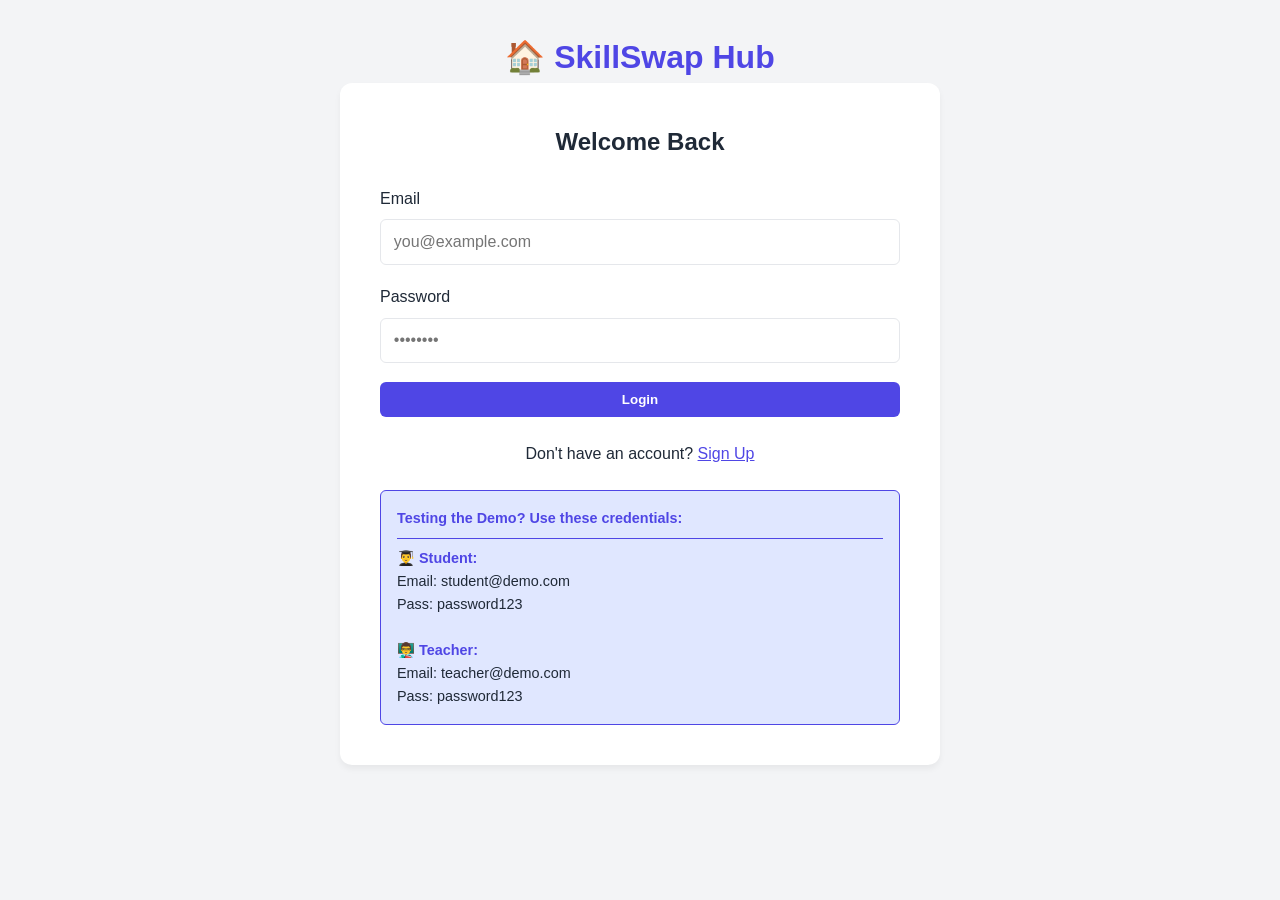
<file: index.html>
<!DOCTYPE html>
<html lang="en">
<head>
    <meta charset="UTF-8">
    <meta name="viewport" content="width=device-width, initial-scale=1.0">
    <title>Login - SkillSwap Hub</title>
    <link rel="stylesheet" href="style.css">
    <style>
        /* Small style just for the credentials hint box */
        .credentials-hint {
            background-color: #e0e7ff;
            border: 1px solid var(--primary);
            padding: 1rem;
            border-radius: 6px;
            margin-top: 1.5rem;
            font-size: 0.9rem;
        }
        .credentials-hint strong { color: var(--primary); }
    </style>
</head>
<body>

    <div class="container">
        <h1 style="text-align: center; color: var(--primary); margin-top: 2rem;">🏠 SkillSwap Hub</h1>
        
        <div class="form-card">
            <h2 style="text-align: center; margin-bottom: 1.5rem;">Welcome Back</h2>
            
            <div class="form-group">
                <label>Email</label>
                <input type="email" id="email" placeholder="you@example.com" required>
            </div>
            <div class="form-group">
                <label>Password</label>
                <input type="password" id="password" placeholder="••••••••" required>
            </div>

            <!-- Single Login Button -->
            <button class="btn btn-primary" style="width: 100%; margin-bottom: 1.5rem;" onclick="processLogin()">Login</button>
            
            <p style="text-align: center;">Don't have an account? <a href="signup.html" style="color: var(--primary);">Sign Up</a></p>
            
            <!-- Demo Credentials Box -->
            <div class="credentials-hint">
                <p><strong>Testing the Demo? Use these credentials:</strong></p>
                <hr style="margin: 0.5rem 0; border: none; border-top: 1px solid var(--primary);">
                <p>👨‍🎓 <strong>Student:</strong><br>Email: student@demo.com<br>Pass: password123</p>
                <br>
                <p>👨‍🏫 <strong>Teacher:</strong><br>Email: teacher@demo.com<br>Pass: password123</p>
            </div>
        </div>
    </div>

    <script>
        function processLogin() {
            // Get the values typed into the inputs
            const emailInput = document.getElementById('email').value.trim();
            const passwordInput = document.getElementById('password').value.trim();

            // Hardcoded Student Credentials
            const studentEmail = "student@demo.com";
            const studentPass = "password123";

            // Hardcoded Teacher Credentials
            const teacherEmail = "teacher@demo.com";
            const teacherPass = "password123";

            // Check which credentials match
            if (emailInput === studentEmail && passwordInput === studentPass) {
                // Log in as Student
                localStorage.setItem('isLoggedIn', 'true');
                localStorage.setItem('userRole', 'student');
                window.location.href = 'home.html'; // Redirects to Student Home
                
            } else if (emailInput === teacherEmail && passwordInput === teacherPass) {
                // Log in as Teacher
                localStorage.setItem('isLoggedIn', 'true');
                localStorage.setItem('userRole', 'teacher');
                window.location.href = 'teacher-stats.html'; // FIXED: Redirects to the new teacher stats page
                
            } else {
                // If neither matches, show an error
                alert('Invalid email or password! Please use the demo credentials provided below.');
            }
        }
    </script>
</body>
</html>
</file>
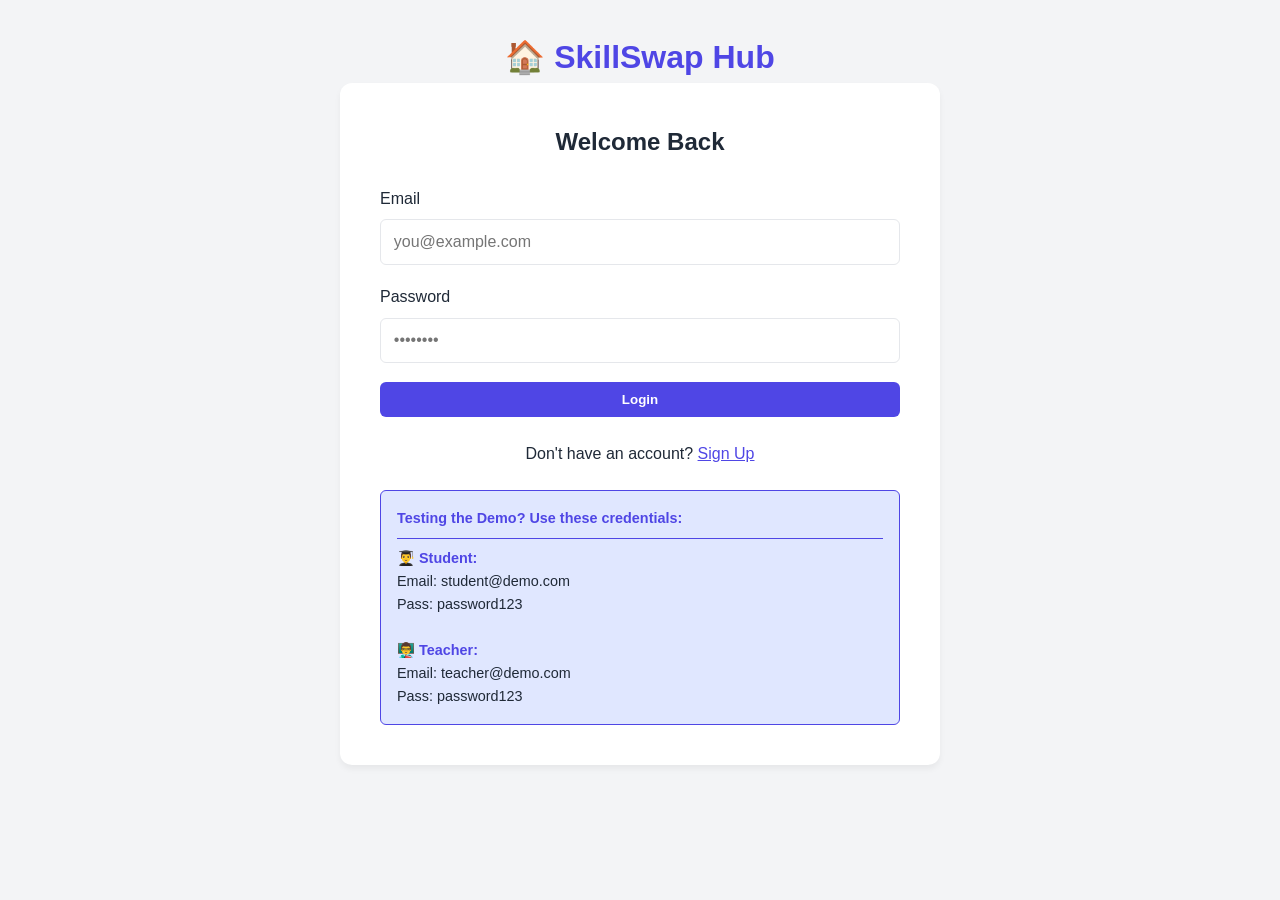
<file: courses.html>
<!DOCTYPE html>
<html lang="en">
<head>
    <meta charset="UTF-8">
    <meta name="viewport" content="width=device-width, initial-scale=1.0">
    <title>Courses - SkillSwap Hub</title>
    <link rel="stylesheet" href="style.css">
    <style>
        /* Filter specific styles not in the main style.css */
        .filter-container {
            background: var(--card-bg);
            padding: 1rem;
            border-radius: 8px;
            border: 1px solid var(--border);
            margin-bottom: 2rem;
            display: flex;
            gap: 1rem;
            flex-wrap: wrap;
            align-items: center;
        }
        .filter-select {
            padding: 0.6rem;
            border: 1px solid var(--border);
            border-radius: 6px;
            font-size: 0.9rem;
            flex: 1;
            min-width: 140px;
            background-color: white;
            color: var(--text-main);
            cursor: pointer;
        }
        .filter-select:focus { outline: none; border-color: var(--primary); }
        #no-results { display: none; text-align: center; width: 100%; padding: 2rem; color: var(--text-light); grid-column: 1 / -1; }
        
        .browse-header {
            display: flex;
            justify-content: space-between;
            align-items: center;
            margin-bottom: 2rem;
        }
        .categories {
            display: flex;
            gap: 0.5rem;
            flex-wrap: wrap;
            margin-bottom: 2rem;
        }
        .category-pill {
            background: var(--card-bg);
            padding: 0.5rem 1rem;
            border-radius: 20px;
            font-size: 0.9rem;
            cursor: pointer;
            border: 1px solid var(--border);
            transition: 0.3s;
        }
        .category-pill:hover { background: var(--primary); color: white; }

        /* --- MOBILE RESPONSIVE FIXES FOR ANDROID / PHONES --- */
        @media (max-width: 768px) {
            /* Fix Navigation Order */
            nav {
                flex-direction: row;
                flex-wrap: wrap;
                padding: 1rem;
                align-items: center;
            }
            .logo {
                order: 1;
                font-size: 1.2rem;
            }
            nav .btn-outline {
                order: 2;
                width: auto;
                padding: 0.4rem 0.8rem;
                font-size: 0.9rem;
            }
            .nav-links {
                order: 3;
                display: flex;
                flex-wrap: wrap;
                justify-content: center;
                gap: 1rem;
                width: 100%;
                margin-top: 1rem;
            }
            
            /* Fix Search and Header */
            .browse-header {
                flex-direction: column;
                align-items: flex-start;
                gap: 1rem;
            }
            .search-bar {
                width: 100% !important;
            }
            
            /* Fix Filters */
            .filter-container {
                flex-direction: column;
                align-items: stretch;
            }
            .filter-select {
                width: 100%;
            }
        }
    </style>
    <script>
        // Security Check: Keeps page restricted to logged-in students
        if (!localStorage.getItem('isLoggedIn') || localStorage.getItem('userRole') !== 'student') {
            window.location.href = 'index.html';
        }
        function logout() {
            localStorage.clear();
            window.location.href = 'index.html';
        }
    </script>
</head>
<body>

    <!-- Navigation -->
    <nav>
        <a href="home.html" class="logo">🏠 SkillSwap Hub (Student)</a>
        <div class="nav-links">
            <a href="home.html">Home</a>
            <a href="courses.html" class="active">Courses</a>
            <a href="contact.html">Contact Us</a>
        </div>
        <button class="btn btn-outline" onclick="logout()">Logout</button>
    </nav>

    <!-- Content -->
    <div class="container">
        
        <!-- Search Header -->
        <div class="browse-header">
            <h2>Explore Skills</h2>
            <input type="text" id="searchInput" class="search-bar" style="margin-bottom: 0;" placeholder="🔍 Search for a skill (e.g. Python, Cooking)...">
        </div>

        <!-- Filter Dropdowns -->
        <div class="filter-container">
            <select id="filterSkill" class="filter-select">
                <option value="">All Skills</option>
                <option value="coding">Coding</option>
                <option value="design">Graphic Design</option>
                <option value="languages">Languages</option>
                <option value="marketing">Marketing</option>
            </select>
            
            <select id="filterLevel" class="filter-select">
                <option value="">All Levels</option>
                <option value="beginner">Beginner</option>
                <option value="intermediate">Intermediate</option>
                <option value="advanced">Advanced</option>
            </select>

            <select id="filterDuration" class="filter-select">
                <option value="">Any Duration</option>
                <option value="short">1 - 2 Weeks</option>
                <option value="medium">3 - 4 Weeks</option>
                <option value="long">1+ Months</option>
            </select>

            <select id="filterPrice" class="filter-select">
                <option value="">Any Price</option>
                <option value="free">Free</option>
                <option value="low">Under 20 Credits</option>
                <option value="mid">20 - 50 Credits</option>
                <option value="high">50+ Credits</option>
            </select>

            <select id="filterRating" class="filter-select">
                <option value="">Any Rating</option>
                <option value="4">⭐⭐⭐⭐ & Up</option>
                <option value="3">⭐⭐⭐ & Up</option>
            </select>
        </div>
        
        <!-- Category Pills -->
        <div class="categories">
            <div class="category-pill" onclick="document.getElementById('filterSkill').value='languages'; applyFilters();">🌐 Languages</div>
            <div class="category-pill" onclick="document.getElementById('filterSkill').value='coding'; applyFilters();">💻 Coding</div>
            <div class="category-pill" onclick="document.getElementById('filterSkill').value='design'; applyFilters();">🎨 Graphic Design</div>
            <div class="category-pill" onclick="document.getElementById('filterSkill').value='marketing'; applyFilters();">📈 Business</div>
            <div class="category-pill" style="background: #e5e7eb; border-color: transparent;" onclick="resetFilters()">🔄 Clear Filters</div>
        </div>

        <!-- Course Grid (Now using the Stats Grid layout) -->
        <div class="stats-grid" id="courseGrid">
            
            <div class="stat-card" data-skill="coding" data-level="intermediate" data-duration="medium" data-price="50" data-rating="5">
                <h3>Frontend Web Development</h3>
                <p><strong>👨‍🏫 Teacher:</strong> Alex Johnson</p>
                <p><strong>📊 Level:</strong> Intermediate</p>
                <p><strong>⏱️ Duration:</strong> 4 Weeks</p>
                <p><strong>💰 Cost:</strong> 50 Credits</p>
                <p style="color: #f59e0b; margin: 0.5rem 0 1rem 0;">⭐⭐⭐⭐⭐ (24 Reviews)</p>
                <button class="btn btn-primary" style="width: 100%" onclick="alert('Session Booked!')">Book Session</button>
            </div>

            <div class="stat-card" data-skill="languages" data-level="all" data-duration="short" data-price="15" data-rating="4.5">
                <h3>Conversational Spanish</h3>
                <p><strong>👨‍🏫 Teacher:</strong> Maria Garcia</p>
                <p><strong>📊 Level:</strong> All Levels</p>
                <p><strong>⏱️ Duration:</strong> 1 Hr / Session</p>
                <p><strong>💰 Cost:</strong> 15 Credits</p>
                <p style="color: #f59e0b; margin: 0.5rem 0 1rem 0;">⭐⭐⭐⭐½ (112 Reviews)</p>
                <button class="btn btn-primary" style="width: 100%" onclick="alert('Session Booked!')">Book Session</button>
            </div>

            <div class="stat-card" data-skill="marketing" data-level="beginner" data-duration="short" data-price="30" data-rating="4">
                <h3>Digital Marketing 101</h3>
                <p><strong>👨‍🏫 Teacher:</strong> David Smith</p>
                <p><strong>📊 Level:</strong> Beginner</p>
                <p><strong>⏱️ Duration:</strong> 2 Weeks</p>
                <p><strong>💰 Cost:</strong> 30 Credits</p>
                <p style="color: #f59e0b; margin: 0.5rem 0 1rem 0;">⭐⭐⭐⭐ (8 Reviews)</p>
                <button class="btn btn-primary" style="width: 100%" onclick="alert('Session Booked!')">Book Session</button>
            </div>

            <div class="stat-card" data-skill="design" data-level="beginner" data-duration="medium" data-price="0" data-rating="3.8">
                <h3>Graphic Design Basics</h3>
                <p><strong>👨‍🏫 Teacher:</strong> Sarah Lee</p>
                <p><strong>📊 Level:</strong> Beginner</p>
                <p><strong>⏱️ Duration:</strong> 3 Weeks</p>
                <p><strong>💰 Cost:</strong> Free</p>
                <p style="color: #f59e0b; margin: 0.5rem 0 1rem 0;">⭐⭐⭐¾ (45 Reviews)</p>
                <button class="btn btn-primary" style="width: 100%" onclick="alert('Session Booked!')">Book Session</button>
            </div>

            <div class="stat-card" data-skill="coding" data-level="advanced" data-duration="long" data-price="75" data-rating="4.9">
                <h3>Advanced Python Masters</h3>
                <p><strong>👨‍🏫 Teacher:</strong> Dr. Alan Turing</p>
                <p><strong>📊 Level:</strong> Advanced</p>
                <p><strong>⏱️ Duration:</strong> 6 Weeks</p>
                <p><strong>💰 Cost:</strong> 75 Credits</p>
                <p style="color: #f59e0b; margin: 0.5rem 0 1rem 0;">⭐⭐⭐⭐⭐ (89 Reviews)</p>
                <button class="btn btn-primary" style="width: 100%" onclick="alert('Session Booked!')">Book Session</button>
            </div>
            
            <div id="no-results">No courses match your selected filters. Try broadening your search.</div>
        </div>
    </div>

    <!-- JavaScript for Live Filtering -->
    <script>
        function applyFilters() {
            const searchQuery = document.getElementById('searchInput').value.toLowerCase();
            const filterSkill = document.getElementById('filterSkill').value;
            const filterLevel = document.getElementById('filterLevel').value;
            const filterDuration = document.getElementById('filterDuration').value;
            const filterPrice = document.getElementById('filterPrice').value;
            const filterRating = document.getElementById('filterRating').value;

            // Updated this to look for .stat-card instead of .card
            const cards = document.querySelectorAll('.stat-card');
            let visibleCount = 0;

            cards.forEach(card => {
                const title = card.querySelector('h3').innerText.toLowerCase();
                const skill = card.getAttribute('data-skill');
                const level = card.getAttribute('data-level');
                const duration = card.getAttribute('data-duration');
                const price = parseFloat(card.getAttribute('data-price'));
                const rating = parseFloat(card.getAttribute('data-rating'));

                const matchesSearch = title.includes(searchQuery);
                const matchesSkill = filterSkill === "" || skill === filterSkill;
                const matchesLevel = filterLevel === "" || level === filterLevel || level === "all"; 
                const matchesDuration = filterDuration === "" || duration === filterDuration;
                
                let matchesPrice = true;
                if (filterPrice === "free") matchesPrice = price === 0;
                if (filterPrice === "low") matchesPrice = price > 0 && price < 20;
                if (filterPrice === "mid") matchesPrice = price >= 20 && price <= 50;
                if (filterPrice === "high") matchesPrice = price > 50;

                const matchesRating = filterRating === "" || rating >= parseFloat(filterRating);

                if (matchesSearch && matchesSkill && matchesLevel && matchesDuration && matchesPrice && matchesRating) {
                    card.style.display = "block";
                    visibleCount++;
                } else {
                    card.style.display = "none";
                }
            });

            document.getElementById('no-results').style.display = (visibleCount === 0) ? "block" : "none";
        }

        function resetFilters() {
            document.getElementById('searchInput').value = "";
            document.getElementById('filterSkill').value = "";
            document.getElementById('filterLevel').value = "";
            document.getElementById('filterDuration').value = "";
            document.getElementById('filterPrice').value = "";
            document.getElementById('filterRating').value = "";
            applyFilters();
        }

        document.getElementById('searchInput').addEventListener('input', applyFilters);
        const selects = document.querySelectorAll('.filter-select');
        selects.forEach(select => select.addEventListener('change', applyFilters));
    </script>
</body>
</html>
</file>
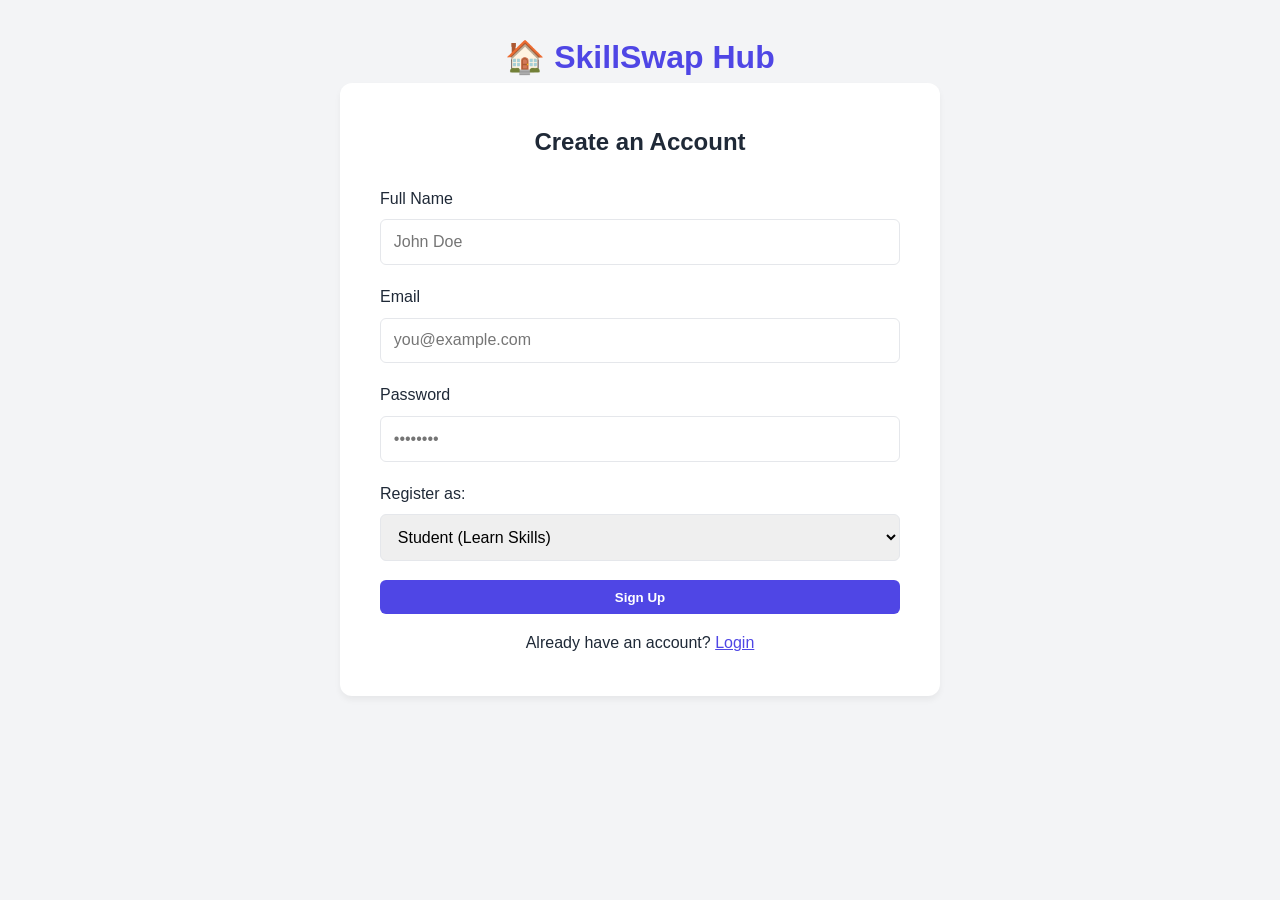
<file: signup.html>
<!DOCTYPE html>
<html lang="en">
<head>
    <meta charset="UTF-8">
    <meta name="viewport" content="width=device-width, initial-scale=1.0">
    <title>Sign Up - SkillSwap Hub</title>
    <link rel="stylesheet" href="style.css">
</head>
<body>

    <div class="container">
        <h1 style="text-align: center; color: var(--primary); margin-top: 2rem;">🏠 SkillSwap Hub</h1>
        
        <div class="form-card">
            <h2 style="text-align: center; margin-bottom: 1.5rem;">Create an Account</h2>
            
            <div class="form-group">
                <label>Full Name</label>
                <input type="text" placeholder="John Doe">
            </div>
            <div class="form-group">
                <label>Email</label>
                <input type="email" placeholder="you@example.com">
            </div>
            <div class="form-group">
                <label>Password</label>
                <input type="password" placeholder="••••••••">
            </div>
            
            <!-- Dropdown list for Student/Teacher -->
            <div class="form-group">
                <label>Register as:</label>
                <select id="role-select">
                    <option value="student">Student (Learn Skills)</option>
                    <option value="teacher">Teacher (Share Skills)</option>
                </select>
            </div>

            <button class="btn btn-primary" style="width: 100%; margin-bottom: 1rem;" onclick="register()">Sign Up</button>
            
            <p style="text-align: center;">Already have an account? <a href="index.html" style="color: var(--primary);">Login</a></p>
        </div>
    </div>

    <script>
        function register() {
            alert("Account created! Redirecting to login...");
            window.location.href = 'index.html';
        }
    </script>
</body>
</html>
</file>
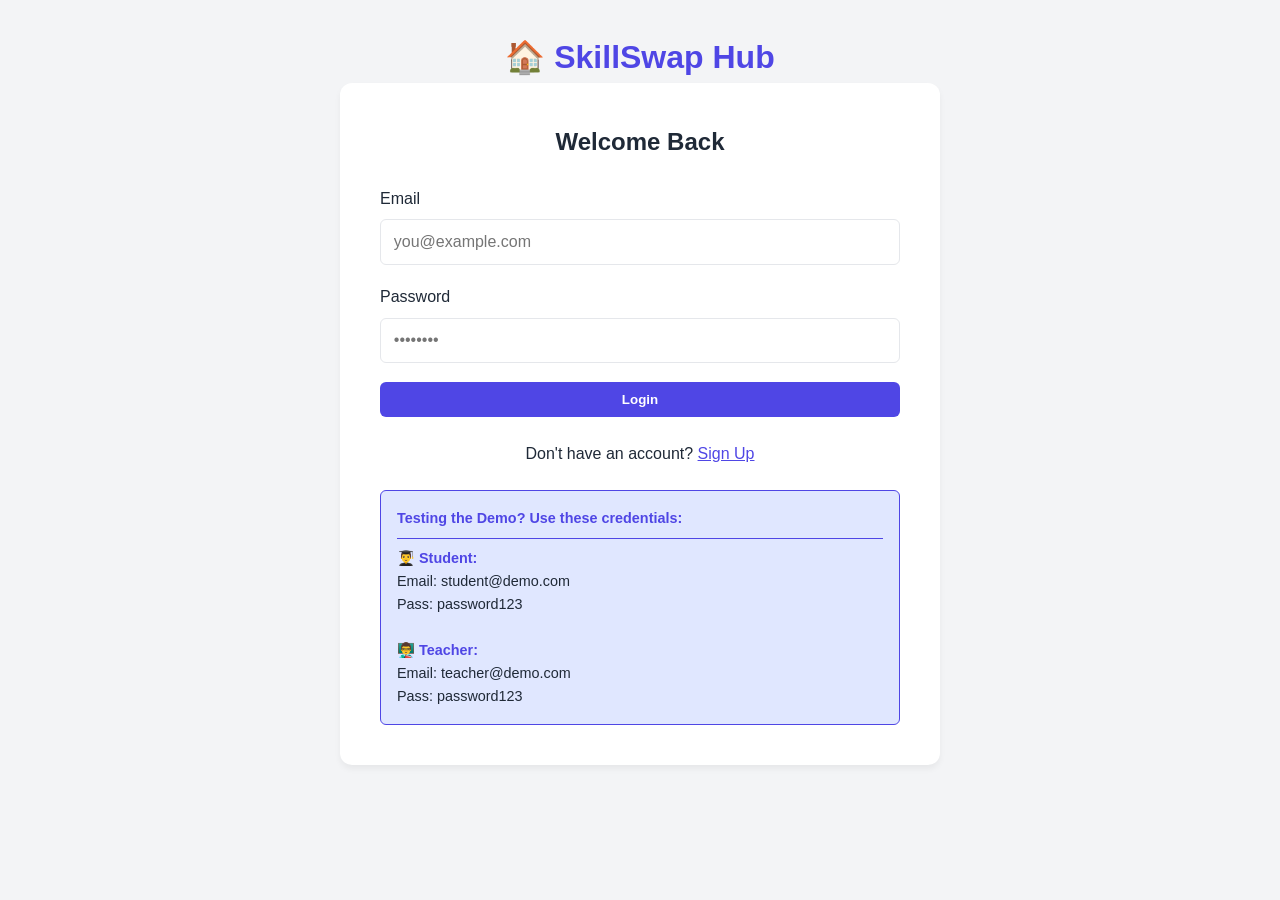
<file: teacher-stats.html>
<!DOCTYPE html>
<html lang="en">
<head>
    <meta charset="UTF-8">
    <meta name="viewport" content="width=device-width, initial-scale=1.0">
    <title>Course Stats - SkillSwap Hub</title>
    <link rel="stylesheet" href="style.css">
    <script>
        if (!localStorage.getItem('isLoggedIn') || localStorage.getItem('userRole') !== 'teacher') {
            window.location.href = 'index.html';
        }
        function logout() {
            localStorage.clear();
            window.location.href = 'index.html';
        }
    </script>
</head>
<body>

    <nav>
        <a href="teacher-stats.html" class="logo">🏠 SkillSwap Hub (Instructor)</a>
        <div class="nav-links">
            <a href="teacher-stats.html" class="active">Stats</a>
            <a href="teacher-create.html">Create Course</a>
            <a href="teacher-manage.html">Manage Courses</a>
        </div>
        <button class="btn btn-outline" onclick="logout()">Logout</button>
    </nav>

    <div class="container">
        <h1 style="margin-bottom: 2rem;">Course Performance Stats</h1>
        
        <!-- Added an ID to the search bar -->
        <input type="text" id="statsSearchInput" class="search-bar" placeholder="🔍 Search your courses to view stats...">
        
        <div class="stats-grid" id="statsGrid">
            <div class="stat-card">
                <h3>Frontend Web Development</h3>
                <p><strong>Enrolled Students:</strong> 45</p>
                <p><strong>Credits Earned:</strong> 2,250</p>
                <p><strong>Rating:</strong> ⭐⭐⭐⭐⭐ (4.9)</p>
            </div>
            <div class="stat-card">
                <h3>JavaScript Fundamentals</h3>
                <p><strong>Enrolled Students:</strong> 120</p>
                <p><strong>Credits Earned:</strong> 3,600</p>
                <p><strong>Rating:</strong> ⭐⭐⭐⭐ (4.2)</p>
            </div>
            
            <!-- A message to show when no courses match the search -->
            <div id="no-results" style="display: none; grid-column: 1 / -1; color: var(--text-light); margin-top: 1rem;">
                No courses match your search.
            </div>
        </div>
    </div>

    <!-- Script for Search Functionality -->
    <script>
        document.getElementById('statsSearchInput').addEventListener('input', function() {
            const searchQuery = this.value.toLowerCase();
            const cards = document.querySelectorAll('.stat-card');
            let visibleCount = 0;

            cards.forEach(card => {
                // Get the course title from the <h3> tag inside the card
                const title = card.querySelector('h3').innerText.toLowerCase();
                
                // If the title includes the search text, show it; otherwise hide it
                if (title.includes(searchQuery)) {
                    card.style.display = "block";
                    visibleCount++;
                } else {
                    card.style.display = "none";
                }
            });

            // Show "No Results" message if everything is hidden
            document.getElementById('no-results').style.display = (visibleCount === 0) ? "block" : "none";
        });
    </script>
</body>
</html>
</file>
<file: style.css>
/* CSS Variables for Theming */
:root {
    --primary: #4f46e5;
    --primary-hover: #4338ca;
    --bg-color: #f3f4f6;
    --card-bg: #ffffff;
    --text-main: #1f2937;
    --text-light: #6b7280;
    --border: #e5e7eb;
}

/* Basic Reset */
* {
    margin: 0;
    padding: 0;
    box-sizing: border-box;
    font-family: 'Segoe UI', Tahoma, Geneva, Verdana, sans-serif;
}

body {
    background-color: var(--bg-color);
    color: var(--text-main);
    line-height: 1.6;
}

/* Navigation Bar */
nav {
    background-color: var(--card-bg);
    padding: 1rem 2rem;
    box-shadow: 0 2px 4px rgba(0,0,0,0.05);
    display: flex;
    justify-content: space-between;
    align-items: center;
    position: sticky;
    top: 0;
    z-index: 100;
}

.logo {
    font-size: 1.5rem;
    font-weight: bold;
    color: var(--primary);
    text-decoration: none;
}

.nav-links {
    display: flex;
    gap: 1.5rem;
}

.nav-links a {
    text-decoration: none;
    color: var(--text-main);
    font-weight: 500;
    transition: color 0.3s;
}

.nav-links a:hover, .nav-links a.active {
    color: var(--primary);
}

/* Buttons */
.btn {
    padding: 0.6rem 1.2rem;
    border-radius: 6px;
    border: none;
    cursor: pointer;
    font-weight: 600;
    transition: background 0.3s;
}

.btn-primary {
    background-color: var(--primary);
    color: white;
}

.btn-primary:hover {
    background-color: var(--primary-hover);
}

.btn-outline {
    background-color: transparent;
    border: 2px solid var(--primary);
    color: var(--primary);
}

.btn-outline:hover {
    background-color: var(--primary);
    color: white;
}

.btn-danger {
    background-color: #ef4444;
    color: white;
}

.btn-danger:hover {
    background-color: #dc2626;
}

/* Layout & Container */
.container {
    max-width: 1200px;
    margin: 2rem auto;
    padding: 0 1rem;
    animation: fadeIn 0.4s ease-in-out;
}

@keyframes fadeIn {
    from { opacity: 0; transform: translateY(10px); }
    to { opacity: 1; transform: translateY(0); }
}

/* Forms */
.form-card {
    background: var(--card-bg);
    padding: 2.5rem;
    border-radius: 12px;
    max-width: 600px;
    margin: 0 auto;
    box-shadow: 0 4px 6px rgba(0,0,0,0.05);
}
.form-group { margin-bottom: 1.2rem; }
.form-group label { display: block; margin-bottom: 0.5rem; font-weight: 500; }
.form-group input, .form-group select, .form-group textarea {
    width: 100%;
    padding: 0.8rem;
    border: 1px solid var(--border);
    border-radius: 6px;
    font-size: 1rem;
}

/* Stats & Dashboards */
.search-bar { padding: 0.8rem; width: 100%; max-width: 400px; border: 1px solid var(--border); border-radius: 6px; margin-bottom: 1.5rem; }
.stats-grid { display: grid; grid-template-columns: repeat(auto-fill, minmax(300px, 1fr)); gap: 1.5rem; }
.stat-card { background: var(--card-bg); border-radius: 12px; padding: 1.5rem; border: 1px solid var(--border); }
.stat-card h3 { color: var(--primary); margin-bottom: 0.5rem; }

/* Manage List */
.manage-list { background: var(--card-bg); border-radius: 12px; border: 1px solid var(--border); overflow: hidden; }
.manage-item { display: flex; justify-content: space-between; align-items: center; padding: 1rem 1.5rem; border-bottom: 1px solid var(--border); }
.manage-item:last-child { border-bottom: none; }
.manage-actions { display: flex; gap: 0.5rem; }

/* MOBILE RESPONSIVE FIX */
@media (max-width: 768px) {
    /* Make the nav a wrapping row instead of a column */
    nav {
        flex-direction: row;
        flex-wrap: wrap;
        padding: 1rem;
        align-items: center;
    }
    
    /* 1. Logo goes top left */
    .logo {
        order: 1;
        font-size: 1.2rem;
    }
    
    /* 2. Logout button goes top right */
    nav .btn-outline {
        order: 2;
        width: auto; /* Prevents it from stretching across the screen */
        padding: 0.4rem 0.8rem;
        font-size: 0.9rem;
    }
    
    /* 3. Navigation links drop down below the logo and logout */
    .nav-links {
        order: 3;
        display: flex;
        flex-wrap: wrap;
        justify-content: center;
        width: 100%;
        gap: 1rem;
        margin-top: 1rem;
    }
}
</file>
